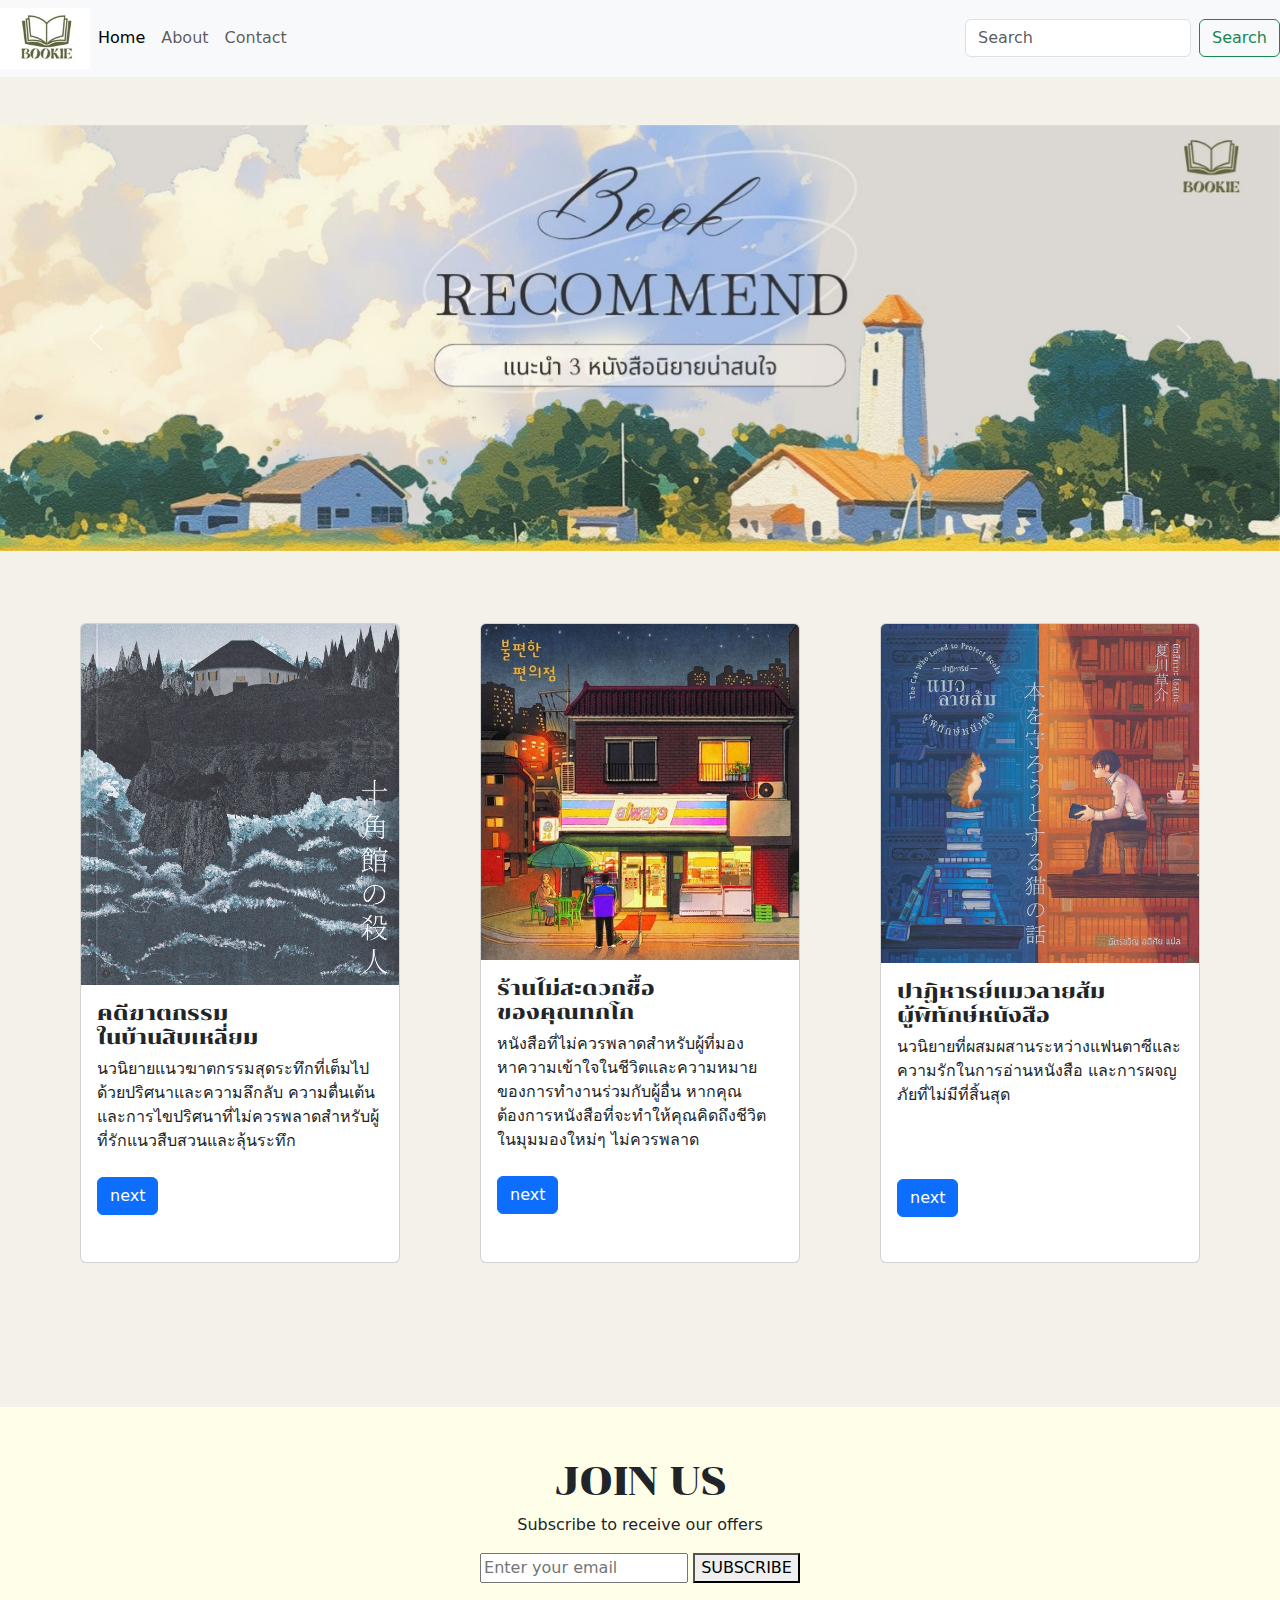
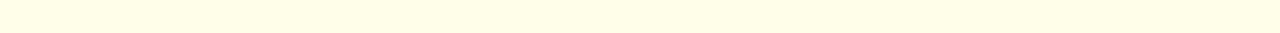
<file: index.html>
<!doctype html>
<html lang="en">
  <head>
    <meta charset="utf-8">
    <meta name="viewport" content="width=device-width, initial-scale=1">
    <title>ฺBOOKIE</title>
    <meta name="keywords" content="นวนิยาย สืบสวน เรื่องลึกลับ คดีฆาตกรรม ความสัมพันธ์ ชีวิตประจำวัน นวนิยายแฟนตาซี การผจญภัย">
    <meta name="description" content="สัมผัสกับโลกของนิยายที่หลากหลาย! พบกับ "คดีฆาตกรรมบ้านสิบเหลี่ยม" นิยายสืบสวนที่เต็มไปด้วยความลึกลับและการค้นหาความจริง "ร้านไม่สะดวซื้อของคุณทกโก" เรื่องราวที่สะท้อนชีวิตประจำวันและความสัมพันธ์ในสังคม และ "ปาฏิหารย์แมวลายส้ม ผู้พิทักษ์หนังสือ" ที่จะพาคุณไปสู่การผจญภัยในโลกแฟนตาซีกับแมวที่มีพลังพิเศษ เลือกอ่านนิยายที่เหมาะกับคุณและสัมผัสประสบการณ์การอ่านที่ไม่เหมือนใครได้ที่นี่!"> 
    
    <style>
      @import url('https://fonts.googleapis.com/css2?family=Chonburi&display=swap');
    </style>

    <link href="https://cdn.jsdelivr.net/npm/bootstrap@5.3.3/dist/css/bootstrap.min.css" rel="stylesheet" integrity="sha384-QWTKZyjpPEjISv5WaRU9OFeRpok6YctnYmDr5pNlyT2bRjXh0JMhjY6hW+ALEwIH" crossorigin="anonymous">
  
    <link rel="stylesheet" href="css/style.css">

</head>
<body>
  
  
   
<div class="container-fluid">



       <!-- nav bar -->
       <nav class="navbar navbar-expand-lg bg-body-tertiary ">
        <div class="container-fluid p-0">
          <div class="logo">
            <img src="images/Book Shop (1).jpg" width="90"  alt="">
          </div>
          <button class="navbar-toggler" type="button" data-bs-toggle="collapse" data-bs-target="#navbarSupportedContent" aria-controls="navbarSupportedContent" aria-expanded="false" aria-label="Toggle navigation">
            <span class="navbar-toggler-icon"></span>
          </button>

          
          
          <div class="collapse navbar-collapse" id="navbarSupportedContent">
            <ul class="navbar-nav me-auto mb-2 mb-lg-0">
              
                <li class="nav-item">
                <a class="nav-link active" aria-current="page" href="#">Home</a>
              </li>
              
              

              <li class="nav-item"></li>
                <a class="nav-link" href="#">About</a>
              </li>
              
              <li class="nav-item"></li>
                <a class="nav-link" href="#">Contact</a>
              </li>
              
            </ul>
            
            <form class="d-flex" role="search">
              <input class="form-control me-2" type="search" placeholder="Search" aria-label="Search">
              <button class="btn btn-outline-success" type="submit">Search</button>
            </form>
          </div>
        </div>
    </nav>

<br>
<br>

      

      <!-- corousel -->
      <div id="carouselExample" class="carousel slide">
        <div class="carousel-inner">
          <div class="carousel-item active">
            <img src="images/Book.jpg"  class="d-block w-100" alt="...">
          </div>
          <div class="carousel-item">
            <img src="images/4.png" class="d-block w-100" alt="...">
          </div>
          <div class="carousel-item">
            <img src="images/5.png" class="d-block w-100" alt="...">
          </div>
          <div class="carousel-item">
            <img src="images/6.png" class="d-block w-100" alt="...">
          </div>
        </div>
        <button class="carousel-control-prev" type="button" data-bs-target="#carouselExample" data-bs-slide="prev">
          <span class="carousel-control-prev-icon" aria-hidden="true"></span>
          <span class="visually-hidden">Previous</span>
        </button>
        <button class="carousel-control-next" type="button" data-bs-target="#carouselExample" data-bs-slide="next">
          <span class="carousel-control-next-icon" aria-hidden="true"></span>
          <span class="visually-hidden">Next</span>
        </button>
      </div>
        
<br>
<br>
<br>
       



 

     <!-- แถวแรก    -->

    <div class="row">

        <div class="d-flex justify-content-evenly">
                <div class="card" style="width: 20rem; height: 40rem;">
                  <img src="images/บ้านนน-copy.jpg" class="card-img-top" alt="...">
                  <div class="card-body">
                      <h5 class="card-title">คดีฆาตกรรม<br> ในบ้านสิบเหลี่ยม</h5>
                      <p1>นวนิยายแนวฆาตกรรมสุดระทึกที่เต็มไปด้วยปริศนาและความลึกลับ ความตื่นเต้นและการไขปริศนาที่ไม่ควรพลาดสำหรับผู้ที่รักแนวสืบสวนและลุ้นระทึก</p1>
                  <br><br><a href="book/book.html" class="btn btn-primary">next</a>
                  
                  </div>
              </div>


        
            
                <div class="card" style="width: 20rem; height: 40rem;">
                    <img src="images/ร้านไม่สะดวกซื้อของคุณทกโก-copy.jpg" class="card-img-top" alt="...">
                    <div class="card-body">
                        <h5 class="card-title">ร้านไม่สะดวกซื้อ<br>ของคุณทกโก</h5>
                        <p1>หนังสือที่ไม่ควรพลาดสำหรับผู้ที่มองหาความเข้าใจในชีวิตและความหมายของการทำงานร่วมกับผู้อื่น หากคุณต้องการหนังสือที่จะทำให้คุณคิดถึงชีวิตในมุมมองใหม่ๆ ไม่ควรพลาด</p1> 
                        <br><br><a href="book/book2.html" class="btn btn-primary">next</a>
                    </div>
                </div>
            
    
       

            
                <div class="card" style="width: 20rem; height: 40rem;">
                    <img src="images/แมวลายส้ม_copy.jpg" class="card-img-top" alt="...">
                    <div class="card-body">
                        <h5 class="card-title">ปาฏิหารย์แมวลายส้ม<br>ผู้พิทักษ์หนังสือ</h5>
                        <p1>นวนิยายที่ผสมผสานระหว่างแฟนตาซีและความรักในการอ่านหนังสือ และการผจญภัยที่ไม่มีที่สิ้นสุด</p1> 
                        <br><br><br><br><a href="book/book3.html" class="btn btn-primary">next</a>
                    </div>
                </div>
            
       </div> 
    </div>   
    
    <br>
    <br>
    <br>  
    <br>
    <br>
    <br> 

    


    <!-- footer -->
    <div class="row text-center">
  
      <div class="grid-item1">
        <h1 class="chonburi-regular">JOIN US</h1>
        <p>Subscribe to receive our offers</p>
        <div>
          <input type="email" placeholder="Enter your email">
          <button class="subscribe-button">SUBSCRIBE</button>
        </div>
      </div>

  

    </div>
  
    
      

    

    


            
           
        
    

      
    
    
    
    
    
    
    
    
    
    
    
    
    
    
    
    
    
    
     
    
    
    
    
    
    
    
    
    
    
    
    
    
    
    
    
    
    
    


























































</div>
       
       
       
       
       
       
       
       
       
       
       
       
       
       
       
       
        


        

        

















        
        
        
        
 
 
 
 
 
 
 
 
 
 
 
 
 
 
 
 
 
 
 
 

    
    
    
    
    
    
    
    
    
    
    
    
    
    
    
   
   
   
   
   
   
   
   
   
   
   
   
   
   
   
   
   
   
   
   
   
   
   
   
   
   
    
    
    
    
    
    
    
    
    
    
    
    
    
    
    
    
    
    
    
    
    
    
    
    
    
    
    
    
    
    
    
    
    
    
    <script src="https://cdn.jsdelivr.net/npm/bootstrap@5.3.3/dist/js/bootstrap.bundle.min.js" integrity="sha384-YvpcrYf0tY3lHB60NNkmXc5s9fDVZLESaAA55NDzOxhy9GkcIdslK1eN7N6jIeHz" crossorigin="anonymous"></script>
</body>
</html>
</file>
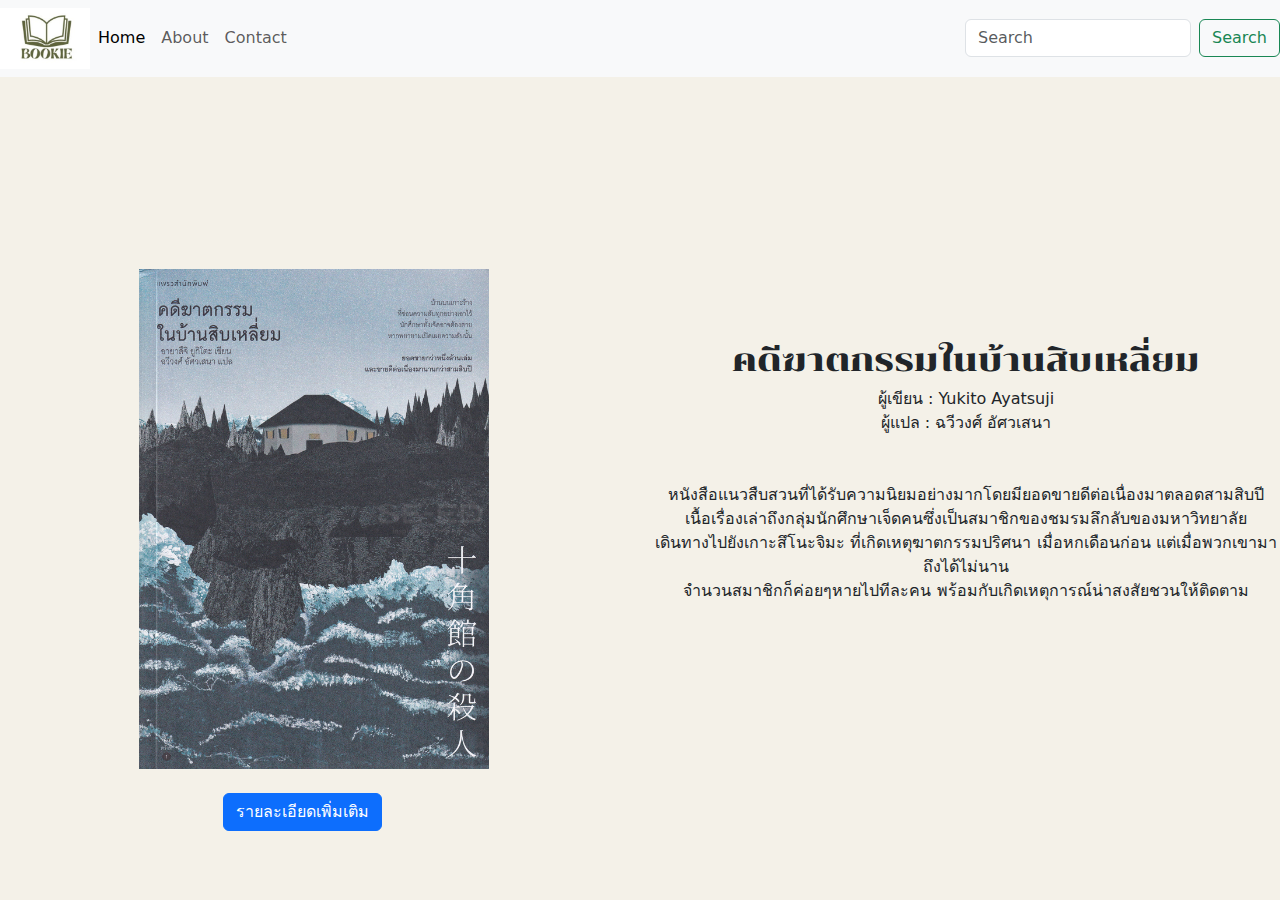
<file: book/book.html>
<!doctype html>
<html lang="en">
  <head>
    <meta charset="utf-8">
    <meta name="viewport" content="width=device-width, initial-scale=1">
    <title>คดีฆาตกรรมในบ้านสิบเหลี่ยม</title>
    
    <meta name="keywords" content="คดีฆาตกรรม บ้านสิบเหลี่ยม นวนิยายสืบสวน สืบสวนสอบสวน ฆาตกรรม ร้านไม่สะดวกซื้อ ทกโก พลังบวก ร้านสะดวกซื้อ ผู้ฟังที่ดี แฟนตาซี ผจญภัย หนังสือ แมวลายส้ม ปาฎิหารย์ ">
    <meta name="description" content="สัมผัสกับโลกของนิยายที่หลากหลาย! พบกับ "คดีฆาตกรรมบ้านสิบเหลี่ยม" นิยายสืบสวนที่เต็มไปด้วยความลึกลับและการค้นหาความจริง "ร้านไม่สะดวซื้อของคุณทกโก" เรื่องราวที่สะท้อนชีวิตประจำวันและความสัมพันธ์ในสังคม และ "ปาฏิหารย์แมวลายส้ม ผู้พิทักษ์หนังสือ" ที่จะพาคุณไปสู่การผจญภัยในโลกแฟนตาซีกับแมวที่มีพลังพิเศษ เลือกอ่านนิยายที่เหมาะกับคุณและสัมผัสประสบการณ์การอ่านที่ไม่เหมือนใครได้ที่นี่!"> 

    <style>
      @import url('https://fonts.googleapis.com/css2?family=Chonburi&display=swap');
    </style>




    <link href="https://cdn.jsdelivr.net/npm/bootstrap@5.3.3/dist/css/bootstrap.min.css" rel="stylesheet" integrity="sha384-QWTKZyjpPEjISv5WaRU9OFeRpok6YctnYmDr5pNlyT2bRjXh0JMhjY6hW+ALEwIH" crossorigin="anonymous">
    
    <link rel="stylesheet" href="css/style.css">
  
  
</head>
<body>




  



    <!-- nav bar -->
<div class="container-fluid">
  <div class="navi">
    <nav class="navbar navbar-expand-lg bg-body-tertiary">
      <div class="container-fluid p-0" >
        <div class="logo">
          <img src="images/Book Shop (1).jpg" width="90"  alt="">
        </div>
        <button class="navbar-toggler" type="button" data-bs-toggle="collapse" data-bs-target="#navbarSupportedContent" aria-controls="navbarSupportedContent" aria-expanded="false" aria-label="Toggle navigation">
          <span class="navbar-toggler-icon"></span>
        </button>
        <div class="collapse navbar-collapse" id="navbarSupportedContent">
          <ul class="navbar-nav me-auto mb-2 mb-lg-0">
            
              <li class="nav-item">
              <a class="nav-link active" aria-current="page"  href="...">Home</a>
            </li>
            
            

            <li class="nav-item"></li>
              <a class="nav-link" href="#">About</a>
            </li>
            
            <li class="nav-item"></li>
              <a class="nav-link" href="#">Contact</a>
            </li>
            
          </ul>
          
          <form class="d-flex" role="search">
            <input class="form-control me-2" type="search" placeholder="Search" aria-label="Search">
            <button class="btn btn-outline-success" type="submit">Search</button>
          </form>
        </div>
      </div>
    </nav>
  </div>
</div>
  <br>
  <br>


  
 


    <br>
    <br>
    <br>  
    <br>
    <br>
    <br> 
 
    

      
    <!-- เล่มที่ 1 -->
      <div class="row text-center">        
        <div class="col-md-6">
          <div class="media">
              <img src="images/บ้านสิบเหลี่ยม.jpg" width="350"  height="500" class="align-self-end mr-3" alt="...">
          </div>
    
        </div>
        <br>

       










        <div class="col-md-6">
          <div class="media-body">
              <br><br><br><h2 class="mt-0 text-center">คดีฆาตกรรมในบ้านสิบเหลี่ยม</h2>
              <div class="text-center pr-3">ผู้เขียน : Yukito Ayatsuji <br>ผู้แปล : ฉวีวงศ์ อัศวเสนา</div>
              <p class="my-5">หนังสือแนวสืบสวนที่ได้รับความนิยมอย่างมากโดยมียอดขายดีต่อเนื่องมาตลอดสามสิบปี <br>เนื้อเรื่องเล่าถึงกลุ่มนักศึกษาเจ็ดคนซึ่งเป็นสมาชิกของชมรมลึกลับของมหาวิทยาลัย <br> เดินทางไปยังเกาะสึโนะจิมะ ที่เกิดเหตุฆาตกรรมปริศนา เมื่อหกเดือนก่อน แต่เมื่อพวกเขามาถึงได้ไม่นาน <br>
                จำนวนสมาชิกก็ค่อยๆหายไปทีละคน 
                พร้อมกับเกิดเหตุการณ์น่าสงสัยชวนให้ติดตาม</p>
          </div>
      
      </div>




<!-- Button trigger modal -->

<div class="row col-md-6 ">
  <div>
    <br><button type="button" class="btn btn-primary" data-bs-toggle="modal" data-bs-target="#exampleModal">
      รายละเอียดเพิ่มเติม
    </button>
  </div>
<!-- Modal -->
    <div class="modal fade" id="exampleModal" tabindex="-1" aria-labelledby="exampleModalLabel" aria-hidden="true">
        <div class="modal-dialog">
        <div class="modal-content">
        <div class="modal-header">
          <h1 class="modal-title fs-5" id="exampleModalLabel">คดีฆาตกรรมในบ้านสิบเหลี่ยม</h1>
          <button type="button" class="btn-close" data-bs-dismiss="modal" aria-label="Close"></button>
        </div>
        <div class="modal-body">
          สำนักพิมพ์: แพรวสำนักพิมพ์
          <br>ราคา: 295 บาท
        </div>
        <div class="modal-footer">
          <button type="button" class="btn btn-secondary" data-bs-dismiss="modal">Close</button>
        </div>
      </div>
    </div>
</div>


    




      



           
   
      
      


      
           

      
      

   
    


    

    
   
  
  
  
  
    
     















</div>







 





    


    

   

  

    

    
























































    <script src="https://cdn.jsdelivr.net/npm/bootstrap@5.3.3/dist/js/bootstrap.bundle.min.js" integrity="sha384-YvpcrYf0tY3lHB60NNkmXc5s9fDVZLESaAA55NDzOxhy9GkcIdslK1eN7N6jIeHz" crossorigin="anonymous"></script>
  </body>
</html>
</file>
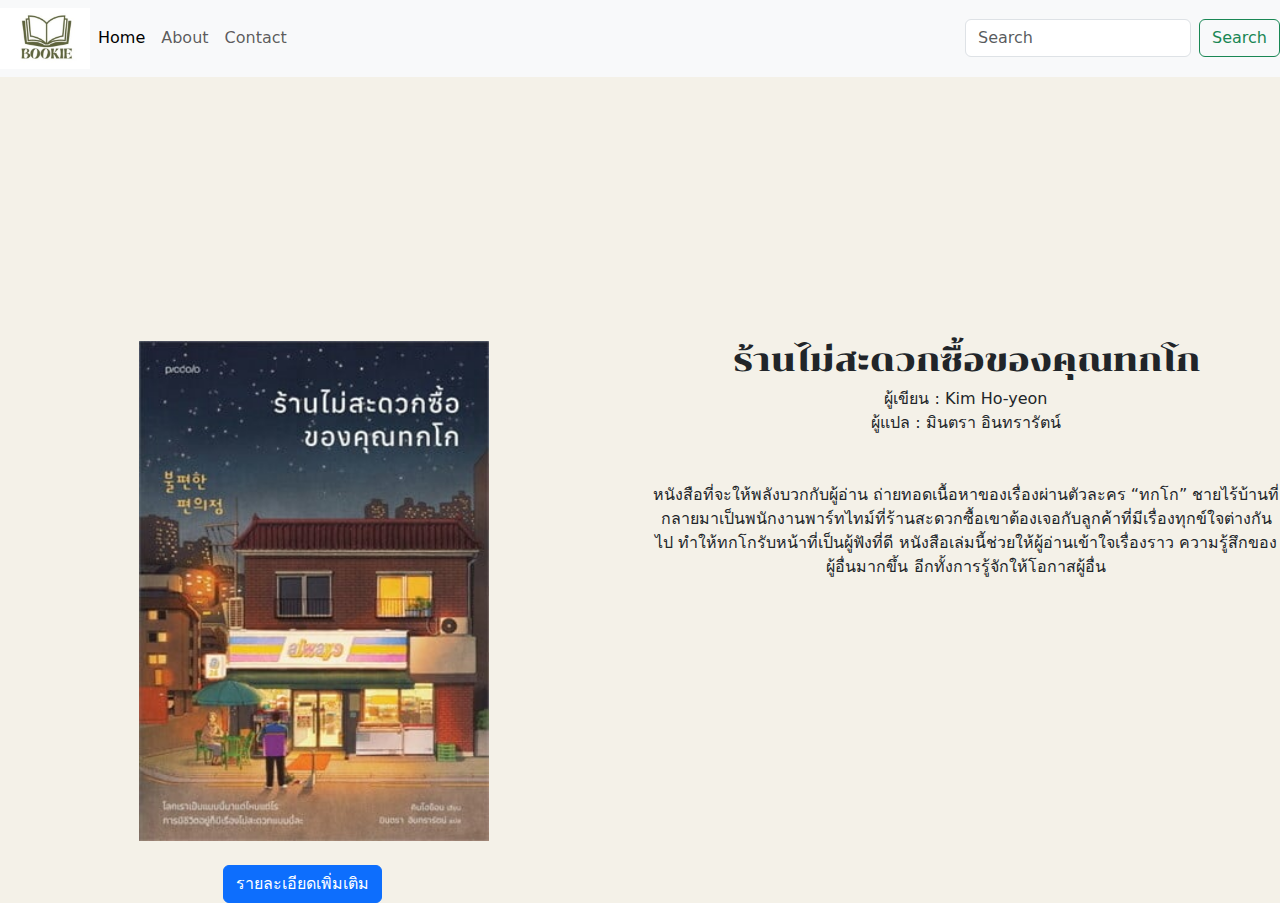
<file: book/book2.html>
<!doctype html>
<html lang="en">
  <head>
    <meta charset="utf-8">
    <meta name="viewport" content="width=device-width, initial-scale=1">
    <title>ร้านไม่สะดวกซื้อของคุณทกโก</title>
    
    <meta name="keywords" content="คดีฆาตกรรม บ้านสิบเหลี่ยม นวนิยายสืบสวน สืบสวนสอบสวน ฆาตกรรม ร้านไม่สะดวกซื้อ ทกโก พลังบวก ร้านสะดวกซื้อ ผู้ฟังที่ดี แฟนตาซี ผจญภัย หนังสือ แมวลายส้ม ปาฎิหารย์">
    <meta name="description" content="สัมผัสกับโลกของนิยายที่หลากหลาย! พบกับ "คดีฆาตกรรมบ้านสิบเหลี่ยม" นิยายสืบสวนที่เต็มไปด้วยความลึกลับและการค้นหาความจริง "ร้านไม่สะดวซื้อของคุณทกโก" เรื่องราวที่สะท้อนชีวิตประจำวันและความสัมพันธ์ในสังคม และ "ปาฏิหารย์แมวลายส้ม ผู้พิทักษ์หนังสือ" ที่จะพาคุณไปสู่การผจญภัยในโลกแฟนตาซีกับแมวที่มีพลังพิเศษ เลือกอ่านนิยายที่เหมาะกับคุณและสัมผัสประสบการณ์การอ่านที่ไม่เหมือนใครได้ที่นี่!"> 

    <style>
      @import url('https://fonts.googleapis.com/css2?family=Chonburi&display=swap');
    </style>




    <link href="https://cdn.jsdelivr.net/npm/bootstrap@5.3.3/dist/css/bootstrap.min.css" rel="stylesheet" integrity="sha384-QWTKZyjpPEjISv5WaRU9OFeRpok6YctnYmDr5pNlyT2bRjXh0JMhjY6hW+ALEwIH" crossorigin="anonymous">
    
    <link rel="stylesheet" href="css/style.css">
  
  
</head>
<body>




  



    <!-- nav bar -->
<div class="container-fluid">
  <div class="navi">
    <nav class="navbar navbar-expand-lg bg-body-tertiary">
      <div class="container-fluid p-0" >
        <div class="logo">
          <img src="images/Book Shop (1).jpg" width="90"  alt="">
        </div>
        <button class="navbar-toggler" type="button" data-bs-toggle="collapse" data-bs-target="#navbarSupportedContent" aria-controls="navbarSupportedContent" aria-expanded="false" aria-label="Toggle navigation">
          <span class="navbar-toggler-icon"></span>
        </button>
        <div class="collapse navbar-collapse" id="navbarSupportedContent">
          <ul class="navbar-nav me-auto mb-2 mb-lg-0">
            
              <li class="nav-item">
              <a class="nav-link active" aria-current="page"  href="...">Home</a>
            </li>
            
            

            <li class="nav-item"></li>
              <a class="nav-link" href="#">About</a>
            </li>
            
            <li class="nav-item"></li>
              <a class="nav-link" href="#">Contact</a>
            </li>
            
          </ul>
          
          <form class="d-flex" role="search">
            <input class="form-control me-2" type="search" placeholder="Search" aria-label="Search">
            <button class="btn btn-outline-success" type="submit">Search</button>
          </form>
        </div>
      </div>
    </nav>
  </div>
</div>
  <br>
  <br>


  
 


    <br>
    <br>
    <br>  
    <br>
    <br>
    <br> 
 
  

    <!-- เล่มที่ 2 -->
      <div class="row text-center">        
        <div class="col-md-6">
          <div class="media">
            <br><br><br><img src="images/ร้านไม่สะดวกซื้อ.jpg" width="350"  height="500" class="align-self-end mr-3" alt="...">
          </div>
    
        </div>
        <br>
    
        <div class="col-md-6">
          <div class="media-body">
              <br><br><br><h2 class="mt-0 text-center">ร้านไม่สะดวกซื้อของคุณทกโก</h2>
              <div class="text-center pr-3">ผู้เขียน : Kim Ho-yeon <br>ผู้แปล : มินตรา อินทรารัตน์</div>
              <p class="my-5">หนังสือที่จะให้พลังบวกกับผู้อ่าน ถ่ายทอดเนื้อหาของเรื่องผ่านตัวละคร “ทกโก” ชายไร้บ้านที่กลายมาเป็นพนักงานพาร์ทไทม์ที่ร้านสะดวกซื้อเขาต้องเจอกับลูกค้าที่มีเรื่องทุกข์ใจต่างกันไป ทำให้ทกโกรับหน้าที่เป็นผู้ฟังที่ดี หนังสือเล่มนี้ช่วยให้ผู้อ่านเข้าใจเรื่องราว
                ความรู้สึกของผู้อื่นมากขึ้น อีกทั้งการรู้จักให้โอกาสผู้อื่น</p>
  
          </div>
      </div>



    
    
  <br>
  <br>
  <br>
  <br>

        <!-- Button trigger modal -->

<div class="row col-md-6 ">
    <div>
      <br><button type="button" class="btn btn-primary" data-bs-toggle="modal" data-bs-target="#exampleModal">
        รายละเอียดเพิ่มเติม
      </button>
    </div>
  <!-- Modal -->
      <div class="modal fade" id="exampleModal" tabindex="-1" aria-labelledby="exampleModalLabel" aria-hidden="true">
          <div class="modal-dialog">
          <div class="modal-content">
          <div class="modal-header">
            <h1 class="modal-title fs-5" id="exampleModalLabel">ร้านไม่สะดวกซื้อของคุณทกโก</h1>
            <button type="button" class="btn-close" data-bs-dismiss="modal" aria-label="Close"></button>
          </div>
          <div class="modal-body">
            สำนักพิมพ์: Piccolo
            <br>ราคา: 295 บาท
          </div>
          <div class="modal-footer">
            <button type="button" class="btn btn-secondary" data-bs-dismiss="modal">Close</button>
          </div>
        </div>
      </div>
  </div>
    


    

    
   
  
  
  
  
    
     















</div>







 





    


    

   

  

    

    
























































    <script src="https://cdn.jsdelivr.net/npm/bootstrap@5.3.3/dist/js/bootstrap.bundle.min.js" integrity="sha384-YvpcrYf0tY3lHB60NNkmXc5s9fDVZLESaAA55NDzOxhy9GkcIdslK1eN7N6jIeHz" crossorigin="anonymous"></script>
  </body>
</html>
</file>
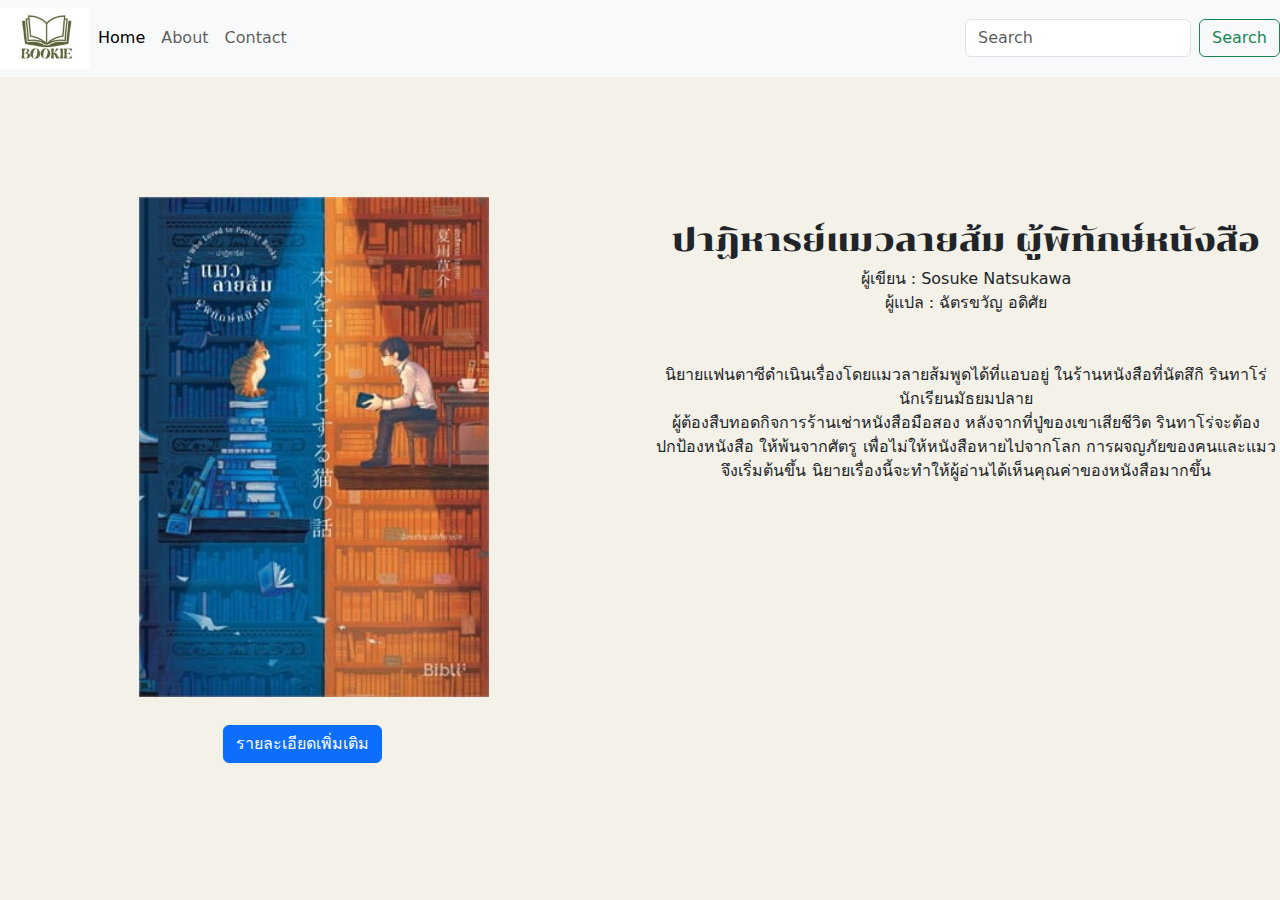
<file: book/book3.html>
<!doctype html>
<html lang="en">
  <head>
    <meta charset="utf-8">
    <meta name="viewport" content="width=device-width, initial-scale=1">
    <title>ปาฏิหารย์แมวลายส้ม ผู้พิทักษ์หนังสือ</title>
    
    <meta name="keywords" content="คดีฆาตกรรม บ้านสิบเหลี่ยม นวนิยายสืบสวน สืบสวนสอบสวน ฆาตกรรม ร้านไม่สะดวกซื้อ ทกโก พลังบวก ร้านสะดวกซื้อ ผู้ฟังที่ดี แฟนตาซี ผจญภัย หนังสือ แมวลายส้ม ปาฎิหารย์">
    <meta name="description" content="สัมผัสกับโลกของนิยายที่หลากหลาย! พบกับ "คดีฆาตกรรมบ้านสิบเหลี่ยม" นิยายสืบสวนที่เต็มไปด้วยความลึกลับและการค้นหาความจริง "ร้านไม่สะดวซื้อของคุณทกโก" เรื่องราวที่สะท้อนชีวิตประจำวันและความสัมพันธ์ในสังคม และ "ปาฏิหารย์แมวลายส้ม ผู้พิทักษ์หนังสือ" ที่จะพาคุณไปสู่การผจญภัยในโลกแฟนตาซีกับแมวที่มีพลังพิเศษ เลือกอ่านนิยายที่เหมาะกับคุณและสัมผัสประสบการณ์การอ่านที่ไม่เหมือนใครได้ที่นี่!"> 

    <style>
      @import url('https://fonts.googleapis.com/css2?family=Chonburi&display=swap');
    </style>




    <link href="https://cdn.jsdelivr.net/npm/bootstrap@5.3.3/dist/css/bootstrap.min.css" rel="stylesheet" integrity="sha384-QWTKZyjpPEjISv5WaRU9OFeRpok6YctnYmDr5pNlyT2bRjXh0JMhjY6hW+ALEwIH" crossorigin="anonymous">
    
    <link rel="stylesheet" href="css/style.css">
  
  
</head>
<body>




  



    <!-- nav bar -->
<div class="container-fluid">
  <div class="navi">
    <nav class="navbar navbar-expand-lg bg-body-tertiary">
      <div class="container-fluid p-0" >
        <div class="logo">
          <img src="images/Book Shop (1).jpg" width="90"  alt="">
        </div>
        <button class="navbar-toggler" type="button" data-bs-toggle="collapse" data-bs-target="#navbarSupportedContent" aria-controls="navbarSupportedContent" aria-expanded="false" aria-label="Toggle navigation">
          <span class="navbar-toggler-icon"></span>
        </button>
        <div class="collapse navbar-collapse" id="navbarSupportedContent">
          <ul class="navbar-nav me-auto mb-2 mb-lg-0">
            
              <li class="nav-item">
              <a class="nav-link active" aria-current="page"  href="...">Home</a>
            </li>
            
            

            <li class="nav-item"></li>
              <a class="nav-link" href="#">About</a>
            </li>
            
            <li class="nav-item"></li>
              <a class="nav-link" href="#">Contact</a>
            </li>
            
          </ul>
          
          <form class="d-flex" role="search">
            <input class="form-control me-2" type="search" placeholder="Search" aria-label="Search">
            <button class="btn btn-outline-success" type="submit">Search</button>
          </form>
        </div>
      </div>
    </nav>
  </div>
</div>
  <br>
  <br>

 
    

      
    


    <!-- เล่มที่ 3 -->
    <div class="row text-center">        
      <div class="col-md-6 pb-1">
        <div class="media ">
          <br><br><br><img src="images/แมว.jpg" width="350"  height="500" class="align-self-end mr-3" alt="...">
        </div>
      </div>
      <br>
  
      <div class="col-md-6">
        <div class="media-body">
            <br><br><br><br><h2 class="mt-0 text-center">ปาฏิหารย์แมวลายส้ม ผู้พิทักษ์หนังสือ</h2>
            <div class="text-center pr-3">ผู้เขียน : Sosuke Natsukawa <br>ผู้แปล : ฉัตรขวัญ อดิศัย</div>
            <p class="my-5">นิยายแฟนตาซีดำเนินเรื่องโดยแมวลายส้มพูดได้ที่แอบอยู่
              ในร้านหนังสือที่นัตสึกิ รินทาโร่ นักเรียนมัธยมปลาย
              <br>ผู้ต้องสืบทอดกิจการร้านเช่าหนังสือมือสอง
              หลังจากที่ปู่ของเขาเสียชีวิต รินทาโร่จะต้องปกป้องหนังสือ
              ให้พ้นจากศัตรู เพื่อไม่ให้หนังสือหายไปจากโลก
              การผจญภัยของคนและแมวจึงเริ่มต้นขึ้น 
              นิยายเรื่องนี้จะทำให้ผู้อ่านได้เห็นคุณค่าของหนังสือมากขึ้น</p>
              
        </div>
    </div>
    
    
  <br>
  <br>
  <br>
  <br>


        <!-- Button trigger modal -->

<div class="row col-md-6 ">
    <div>
      <br><button type="button" class="btn btn-primary" data-bs-toggle="modal" data-bs-target="#exampleModal">
        รายละเอียดเพิ่มเติม
      </button>
    </div>
  <!-- Modal -->
      <div class="modal fade" id="exampleModal" tabindex="-1" aria-labelledby="exampleModalLabel" aria-hidden="true">
          <div class="modal-dialog">
          <div class="modal-content">
          <div class="modal-header">
            <h1 class="modal-title fs-5" id="exampleModalLabel">ปาฏิหาริย์แมวลายส้มผู้พิทักษ์หนังสือ</h1>
            <button type="button" class="btn-close" data-bs-dismiss="modal" aria-label="Close"></button>
          </div>
          <div class="modal-body">
            สำนักพิมพ์: Bibli
            <br>ราคา: 279 บาท
          </div>
          <div class="modal-footer">
            <button type="button" class="btn btn-secondary" data-bs-dismiss="modal">Close</button>
          </div>
        </div>
      </div>
  </div>
    


    

    
   
  
  
  
  
    
     















</div>







 





    


    

   

  

    

    
























































    <script src="https://cdn.jsdelivr.net/npm/bootstrap@5.3.3/dist/js/bootstrap.bundle.min.js" integrity="sha384-YvpcrYf0tY3lHB60NNkmXc5s9fDVZLESaAA55NDzOxhy9GkcIdslK1eN7N6jIeHz" crossorigin="anonymous"></script>
  </body>
</html>
</file>
<file: css/style.css>
body {
    background-color: #f4f1e8;
    margin: 0px; 
  }

.container-fluid{
    padding: 0;
    margin: 0;
}

logo{
  padding: 1px;
  margin: 10px;
}




.navbar-brand {
  font-family: "Dancing Script", cursive;
  font-optical-sizing: auto;
  font-weight: 650;
  font-style: normal;
} 


.card body{
  chonburi-regular 
    font-family: "Chonburi", serif;
    font-weight: 400;
    font-style: normal;
}
  
.card-title {
    font-family: "Chonburi", serif;
    font-weight: 50;
    font-style: normal;
}

.carousel-inner{
  margin: 0;
  padding:0;
}



.grid-container {
  display: grid;
  grid-template-columns: 1fr;
  text-align: center;
  position: fixed;
  left: 0;
  bottom: 0;
  width: 100%;
}

.grid-item1 {
  background-color: rgb(255, 255, 233);
  padding: 50px;
  margin: 0;
}


.chonburi-regular {
  font-family: "Chonburi", serif;
  font-weight: 400;
  font-style: normal;
}
</file>
<file: book/css/style.css>
body {
    background-color: #f4f1e8;
    
  }

  .navbar-brand {
    padding: 0px;
    margin: 5px;
    font-family: "Dancing Script", cursive;
    font-optical-sizing: auto;
    font-weight: 650;
  }
  
  
.container-fluid{
    padding: 0;
    margin: 0;
}


h2{
  font-family: "Chonburi", serif;
  font-weight: 400;
  font-style: normal;
}
</file>
